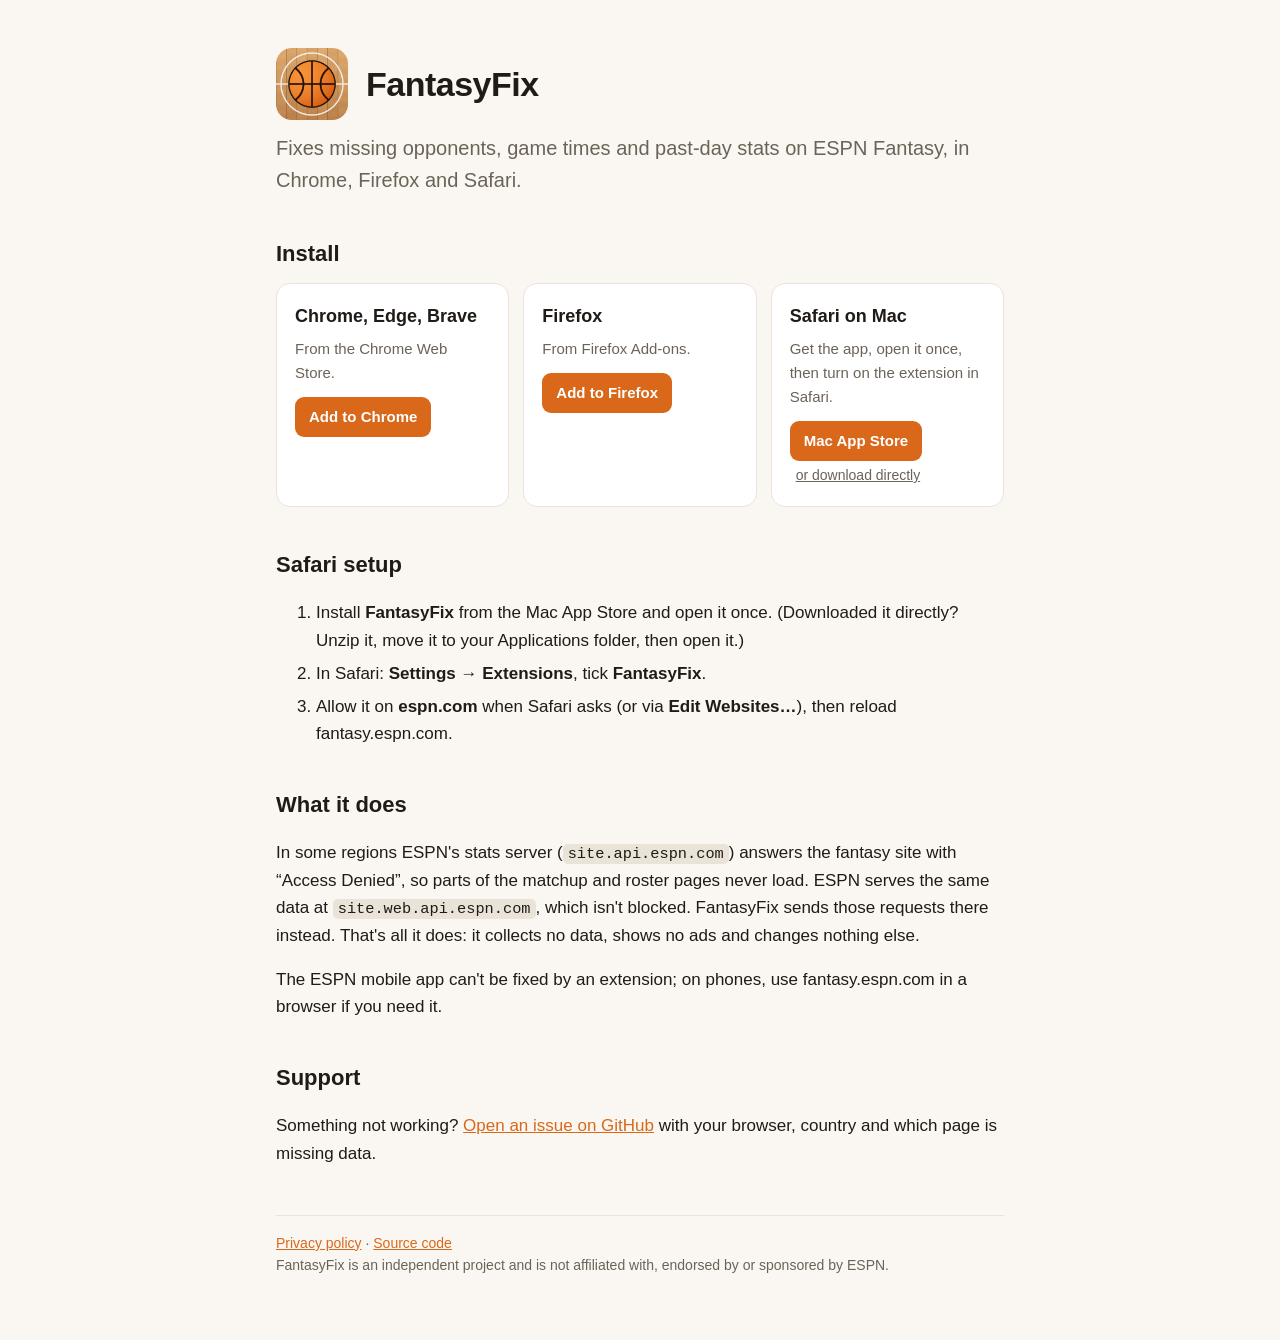
<file: docs/index.html>
<!doctype html>
<html lang="en"><head>
<meta charset="utf-8"><meta name="viewport" content="width=device-width, initial-scale=1">
<title>FantasyFix</title>
<meta name="description" content="Browser extension that fixes missing matchups, game status and stats on ESPN Fantasy.">
<link rel="icon" href="favicon.png"><link rel="stylesheet" href="style.css">
</head><body><main>
<header><img src="icon.png" alt=""><h1>FantasyFix</h1></header>
<p class="lead">Fixes missing opponents, game times and past-day stats on ESPN Fantasy, in Chrome, Firefox and Safari.</p>

<h2>Install</h2>
<div class="grid">
  <div class="card"><h3>Chrome, Edge, Brave</h3><p>From the Chrome Web Store.</p><a class="btn" id="chrome" href="https://chromewebstore.google.com/detail/fantasyfix/pmdckmbgefgdcbbfpdbbklmmojadjchi">Add to Chrome</a></div>
  <div class="card"><h3>Firefox</h3><p>From Firefox Add-ons.</p><a class="btn" id="firefox" href="https://addons.mozilla.org/firefox/addon/fantasyfix/">Add to Firefox</a></div>
  <div class="card"><h3>Safari on Mac</h3><p>Get the app, open it once, then turn on the extension in Safari.</p><a class="btn" id="appstore" href="https://apps.apple.com/app/fantasyfix/id6831634841">Mac App Store</a> <a class="alt" href="https://github.com/keremuslular/fantasyfix/releases/latest">or download directly</a></div>
</div>

<h2>Safari setup</h2>
<ol>
  <li>Install <b>FantasyFix</b> from the Mac App Store and open it once. (Downloaded it directly? Unzip it, move it to your Applications folder, then open it.)</li>
  <li>In Safari: <b>Settings → Extensions</b>, tick <b>FantasyFix</b>.</li>
  <li>Allow it on <b>espn.com</b> when Safari asks (or via <b>Edit Websites…</b>), then reload fantasy.espn.com.</li>
</ol>

<h2>What it does</h2>
<p>In some regions ESPN's stats server (<code>site.api.espn.com</code>) answers the fantasy site with “Access Denied”, so parts of the matchup and roster pages never load. ESPN serves the same data at <code>site.web.api.espn.com</code>, which isn't blocked. FantasyFix sends those requests there instead. That's all it does: it collects no data, shows no ads and changes nothing else.</p>
<p>The ESPN mobile app can't be fixed by an extension; on phones, use fantasy.espn.com in a browser if you need it.</p>

<h2>Support</h2>
<p>Something not working? <a href="https://github.com/keremuslular/fantasyfix/issues">Open an issue on GitHub</a> with your browser, country and which page is missing data.</p>

<footer><a href="/privacy">Privacy policy</a> · <a href="https://github.com/keremuslular/fantasyfix">Source code</a><br>FantasyFix is an independent project and is not affiliated with, endorsed by or sponsored by ESPN.</footer>
</main></body></html>
</file>
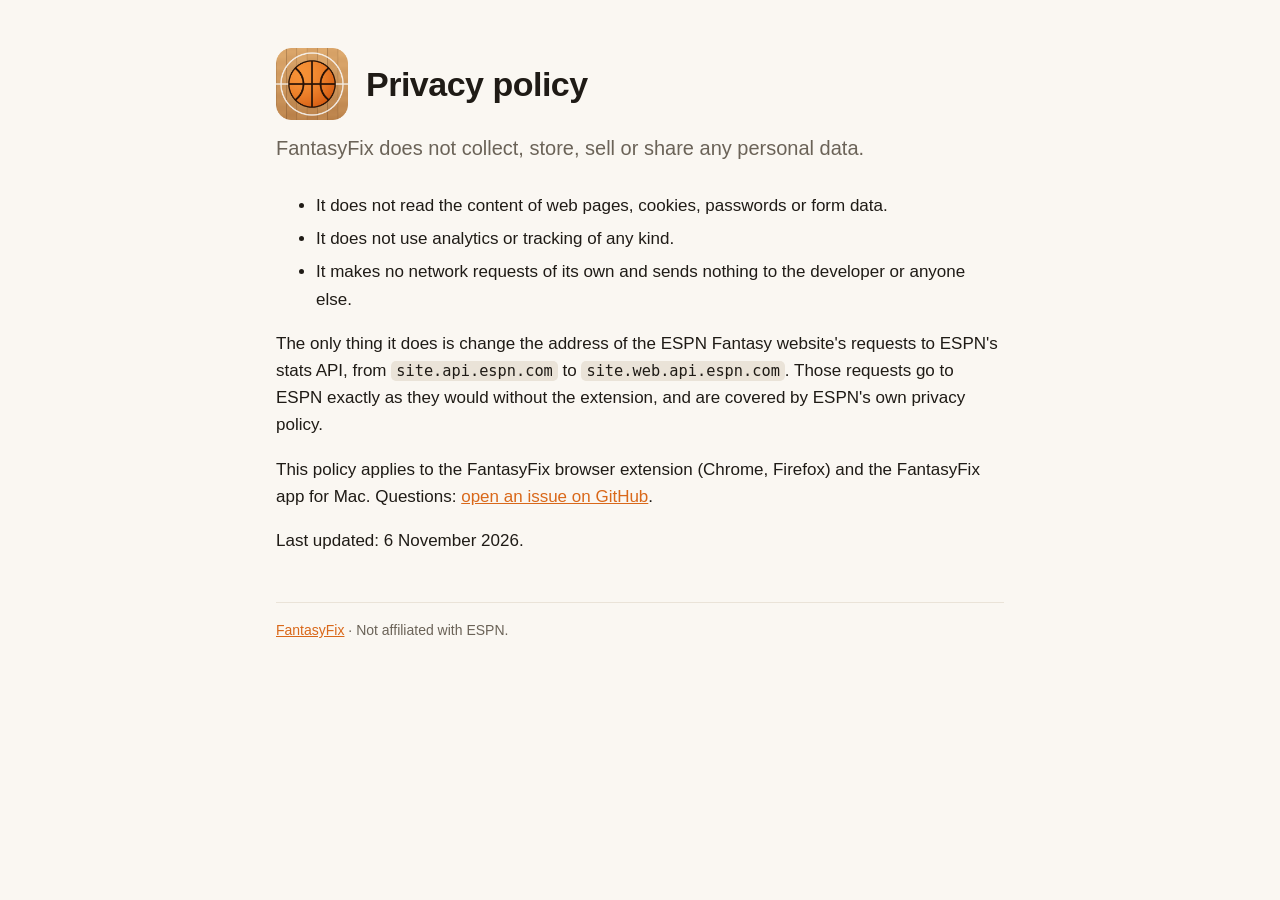
<file: docs/privacy.html>
<!doctype html>
<html lang="en"><head>
<meta charset="utf-8"><meta name="viewport" content="width=device-width, initial-scale=1">
<title>FantasyFix Privacy</title>
<link rel="icon" href="favicon.png"><link rel="stylesheet" href="style.css">
</head><body><main>
<header><img src="icon.png" alt=""><h1>Privacy policy</h1></header>
<p class="lead">FantasyFix does not collect, store, sell or share any personal data.</p>
<ul>
  <li>It does not read the content of web pages, cookies, passwords or form data.</li>
  <li>It does not use analytics or tracking of any kind.</li>
  <li>It makes no network requests of its own and sends nothing to the developer or anyone else.</li>
</ul>
<p>The only thing it does is change the address of the ESPN Fantasy website's requests to ESPN's stats API, from <code>site.api.espn.com</code> to <code>site.web.api.espn.com</code>. Those requests go to ESPN exactly as they would without the extension, and are covered by ESPN's own privacy policy.</p>
<p>This policy applies to the FantasyFix browser extension (Chrome, Firefox) and the FantasyFix app for Mac. Questions: <a href="https://github.com/keremuslular/fantasyfix/issues">open an issue on GitHub</a>.</p>
<p>Last updated: 6 November 2026.</p>
<footer><a href="./">FantasyFix</a> · Not affiliated with ESPN.</footer>
</main></body></html>
</file>
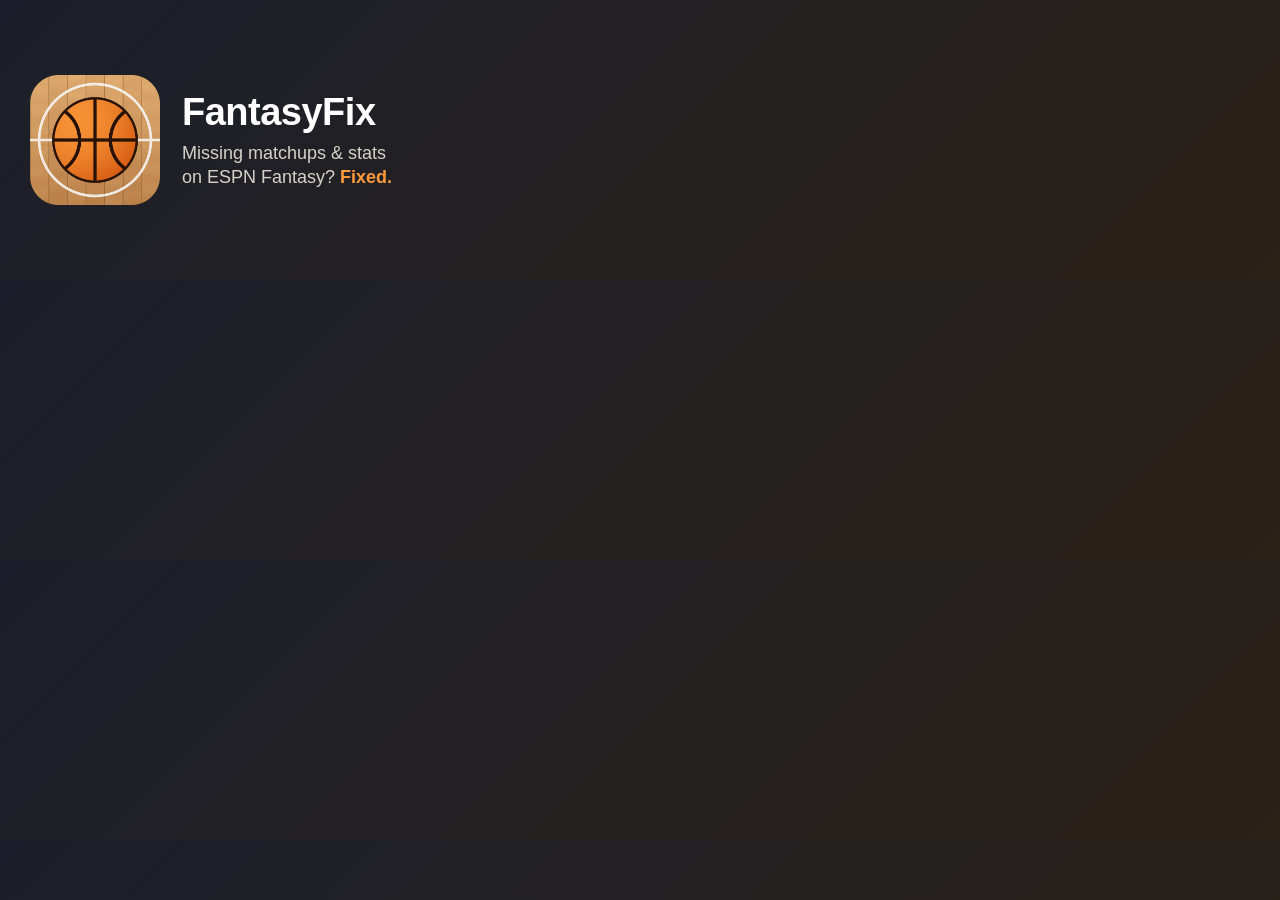
<file: store/promo-small.html>
<!doctype html><html><head><meta charset="utf-8"><style>
*{margin:0;box-sizing:border-box}
body{width:440px;height:280px;overflow:hidden;font-family:-apple-system,"Helvetica Neue",Arial,sans-serif;color:#fff;
 background:linear-gradient(135deg,#1c1f2b 0%,#2a2117 100%);display:flex;align-items:center;gap:22px;padding:0 30px}
img{width:130px;height:130px}
h1{font-size:38px;font-weight:800;letter-spacing:-.5px;margin-bottom:8px}
p{font-size:18px;line-height:1.3;color:#d7d2c8}
b{color:#ff9a3c}
</style></head><body><img src="icon-512.png"><div><h1>FantasyFix</h1><p>Missing matchups &amp; stats on ESPN Fantasy? <b>Fixed.</b></p></div></body></html>
</file>
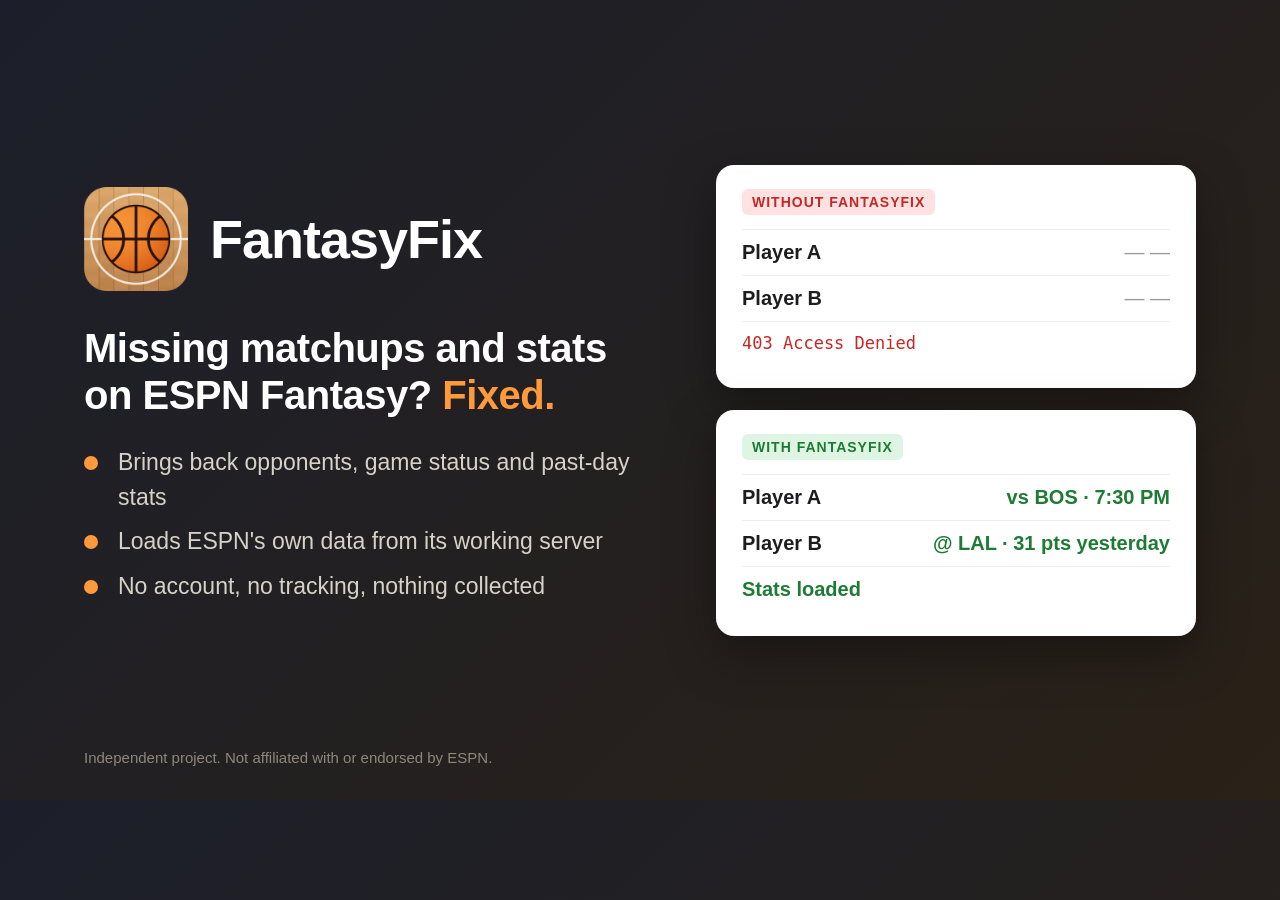
<file: store/screenshot.html>
<!doctype html><html><head><meta charset="utf-8"><style>
*{box-sizing:border-box;margin:0}
body{position:relative;width:1280px;height:800px;font-family:-apple-system,"SF Pro Display","Helvetica Neue",Arial,sans-serif;
 background:linear-gradient(135deg,#1c1f2b 0%,#2a2117 100%);color:#fff;display:flex;align-items:center;padding:0 84px;gap:72px;overflow:hidden}
.left{flex:1}
.brand{display:flex;align-items:center;gap:22px;margin-bottom:34px}
.brand img{width:104px;height:104px}
.brand h1{font-size:54px;font-weight:800;letter-spacing:-1px}
h2{font-size:40px;line-height:1.18;font-weight:700;margin-bottom:26px;letter-spacing:-.5px}
h2 span{color:#ff9a3c}
ul{list-style:none;padding:0;font-size:23px;line-height:1.5;color:#d7d2c8}
li{padding-left:34px;position:relative;margin-bottom:10px}
li:before{content:"";position:absolute;left:0;top:11px;width:14px;height:14px;border-radius:50%;background:#ff9a3c}
.right{width:480px;display:flex;flex-direction:column;gap:22px}
.card{border-radius:18px;padding:24px 26px;background:#fff;color:#1d1d1f;box-shadow:0 18px 50px rgba(0,0,0,.35)}
.tag{display:inline-block;font-size:14px;font-weight:700;letter-spacing:1px;text-transform:uppercase;padding:5px 10px;border-radius:6px;margin-bottom:14px}
.bad .tag{background:#fde2e1;color:#c62828}.good .tag{background:#dff5e3;color:#1e7b34}
.row{display:flex;justify-content:space-between;align-items:center;font-size:20px;padding:11px 0;border-top:1px solid #eee}
.row:first-of-type{border-top:0}
.name{font-weight:600}.muted{color:#9a9a9f}.ok{color:#1e7b34;font-weight:600}
.err{font-family:Menlo,monospace;font-size:17px;color:#c62828}
.foot{position:absolute;left:84px;bottom:34px;font-size:15px;color:#8d877c}
</style></head><body>
<div class="left">
 <div class="brand"><img src="icon-512.png"><h1>FantasyFix</h1></div>
 <h2>Missing matchups and stats<br>on ESPN Fantasy? <span>Fixed.</span></h2>
 <ul>
  <li>Brings back opponents, game status and past-day stats</li>
  <li>Loads ESPN's own data from its working server</li>
  <li>No account, no tracking, nothing collected</li>
 </ul>
</div>
<div class="right">
 <div class="card bad"><div class="tag">Without FantasyFix</div>
  <div class="row"><span class="name">Player A</span><span class="muted">— —</span></div>
  <div class="row"><span class="name">Player B</span><span class="muted">— —</span></div>
  <div class="row"><span class="err">403 Access Denied</span></div>
 </div>
 <div class="card good"><div class="tag">With FantasyFix</div>
  <div class="row"><span class="name">Player A</span><span class="ok">vs BOS · 7:30 PM</span></div>
  <div class="row"><span class="name">Player B</span><span class="ok">@ LAL · 31 pts yesterday</span></div>
  <div class="row"><span class="ok">Stats loaded</span></div>
 </div>
</div>
<div class="foot">Independent project. Not affiliated with or endorsed by ESPN.</div>
</body></html>
</file>
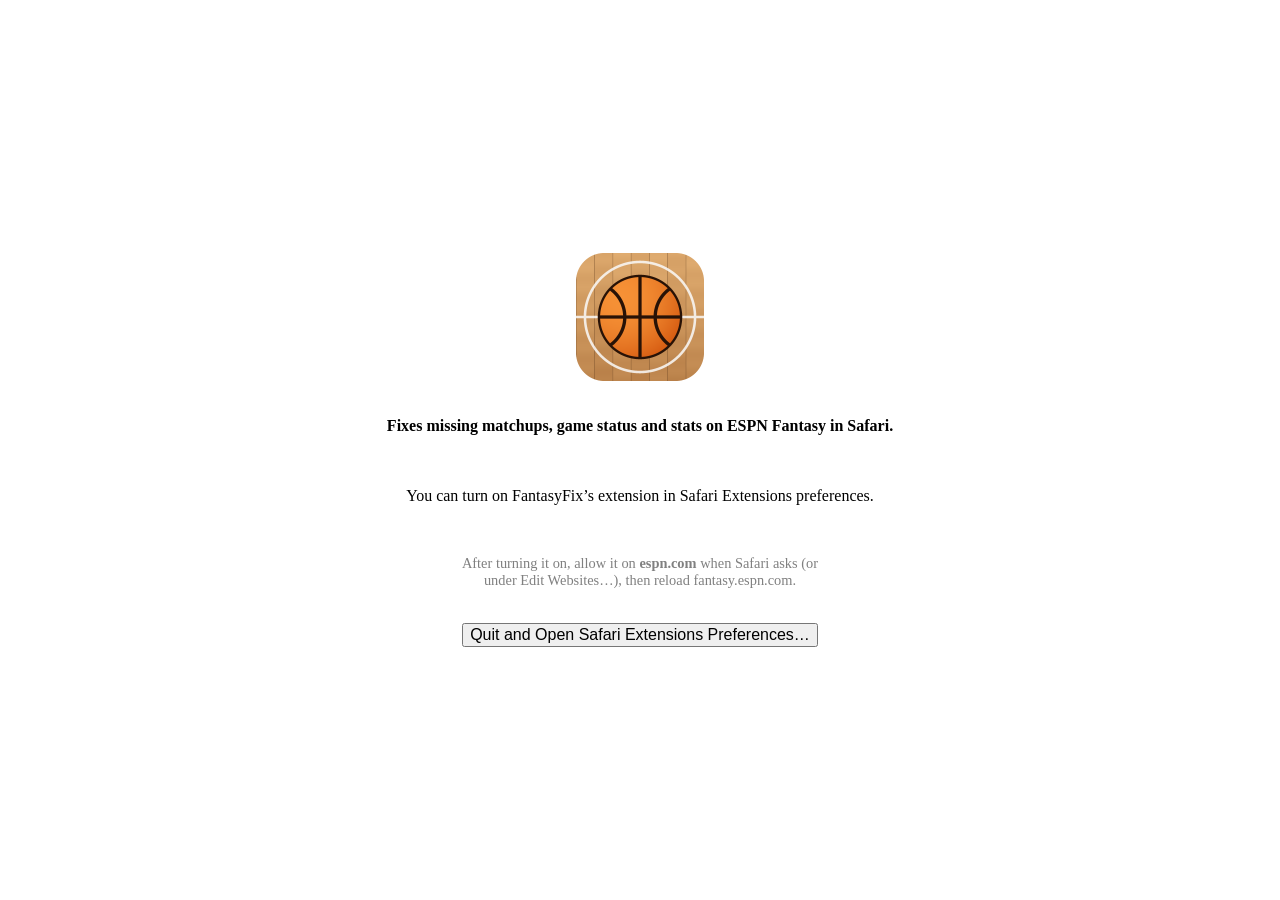
<file: safari/FantasyFix/FantasyFix/Resources/Base.lproj/Main.html>
<!DOCTYPE html>
<html>
<head>
    <meta http-equiv="Content-Type" content="text/html; charset=utf-8">
    <meta http-equiv="Content-Security-Policy" content="default-src 'self'">

    <meta name="viewport" content="width=device-width, initial-scale=1, user-scalable=no">

    <link rel="stylesheet" href="../Style.css">
    <script src="../Script.js" defer></script>
</head>
<body>
    <img src="../Icon.png" width="128" height="128" alt="FantasyFix Icon">
    <p><b>Fixes missing matchups, game status and stats on ESPN Fantasy in Safari.</b></p>
    <p class="state-unknown">You can turn on FantasyFix’s extension in Safari Extensions preferences.</p>
    <p class="state-on">FantasyFix’s extension is currently on. You can turn it off in Safari Extensions preferences.</p>
    <p class="state-off">FantasyFix’s extension is currently off. You can turn it on in Safari Extensions preferences.</p>
    <p class="hint">After turning it on, allow it on <b>espn.com</b> when Safari asks (or under Edit Websites…), then reload fantasy.espn.com.</p>
    <button class="open-preferences">Quit and Open Safari Extensions Preferences…</button>
</body>
</html>
</file>
<file: docs/style.css>
:root{--bg:#faf7f2;--fg:#1f1b16;--muted:#6b6358;--card:#fff;--line:#eae3d8;--accent:#d9681a}
@media (prefers-color-scheme:dark){:root{--bg:#17140f;--fg:#f3eee6;--muted:#a59c8f;--card:#221e18;--line:#342d24;--accent:#ff9a3c}}
*{box-sizing:border-box}
body{margin:0;background:var(--bg);color:var(--fg);font:17px/1.6 -apple-system,BlinkMacSystemFont,"Segoe UI",Roboto,Helvetica,Arial,sans-serif}
main{max-width:760px;margin:0 auto;padding:48px 16px 64px}
header{display:flex;align-items:center;gap:18px;margin-bottom:12px}
header img{width:72px;height:72px}
h1{font-size:34px;margin:0;letter-spacing:-.5px}
h2{font-size:22px;margin:40px 0 12px}
.lead{font-size:20px;color:var(--muted);margin:8px 0 28px}
.grid{display:grid;grid-template-columns:repeat(auto-fit,minmax(220px,1fr));gap:14px}
.card{background:var(--card);border:1px solid var(--line);border-radius:14px;padding:18px}
.card h3{margin:0 0 6px;font-size:18px}
.card p{margin:0 0 12px;color:var(--muted);font-size:15px}
a{color:var(--accent)}
.btn{display:inline-block;background:var(--accent);color:#fff;text-decoration:none;padding:8px 14px;border-radius:9px;font-weight:600;font-size:15px}
.btn.off{background:var(--line);color:var(--muted);pointer-events:none}
ol li,ul li{margin-bottom:6px}
code{background:var(--line);padding:1px 5px;border-radius:5px;font-size:.9em}
footer{margin-top:48px;color:var(--muted);font-size:14px;border-top:1px solid var(--line);padding-top:16px}
.alt{display:inline-block;margin-left:6px;font-size:14px;color:var(--muted)}
</file>
<file: safari/FantasyFix/FantasyFix/Resources/Style.css>
* {
    -webkit-user-select: none;
    -webkit-user-drag: none;
    cursor: default;
}

:root {
    color-scheme: light dark;

    --spacing: 20px;
}

html {
    height: 100%;
}

body {
    display: flex;
    align-items: center;
    justify-content: center;
    flex-direction: column;

    gap: var(--spacing);
    margin: 0 calc(var(--spacing) * 2);
    height: 100%;

    font: -apple-system-short-body;
    text-align: center;
}

body:not(.state-on, .state-off) :is(.state-on, .state-off) {
    display: none;
}

body.state-on :is(.state-off, .state-unknown) {
    display: none;
}

body.state-off :is(.state-on, .state-unknown) {
    display: none;
}

button {
    font-size: 1em;
}

.hint { max-width: 26em; color: GrayText; font-size: 0.9em; }
</file>
